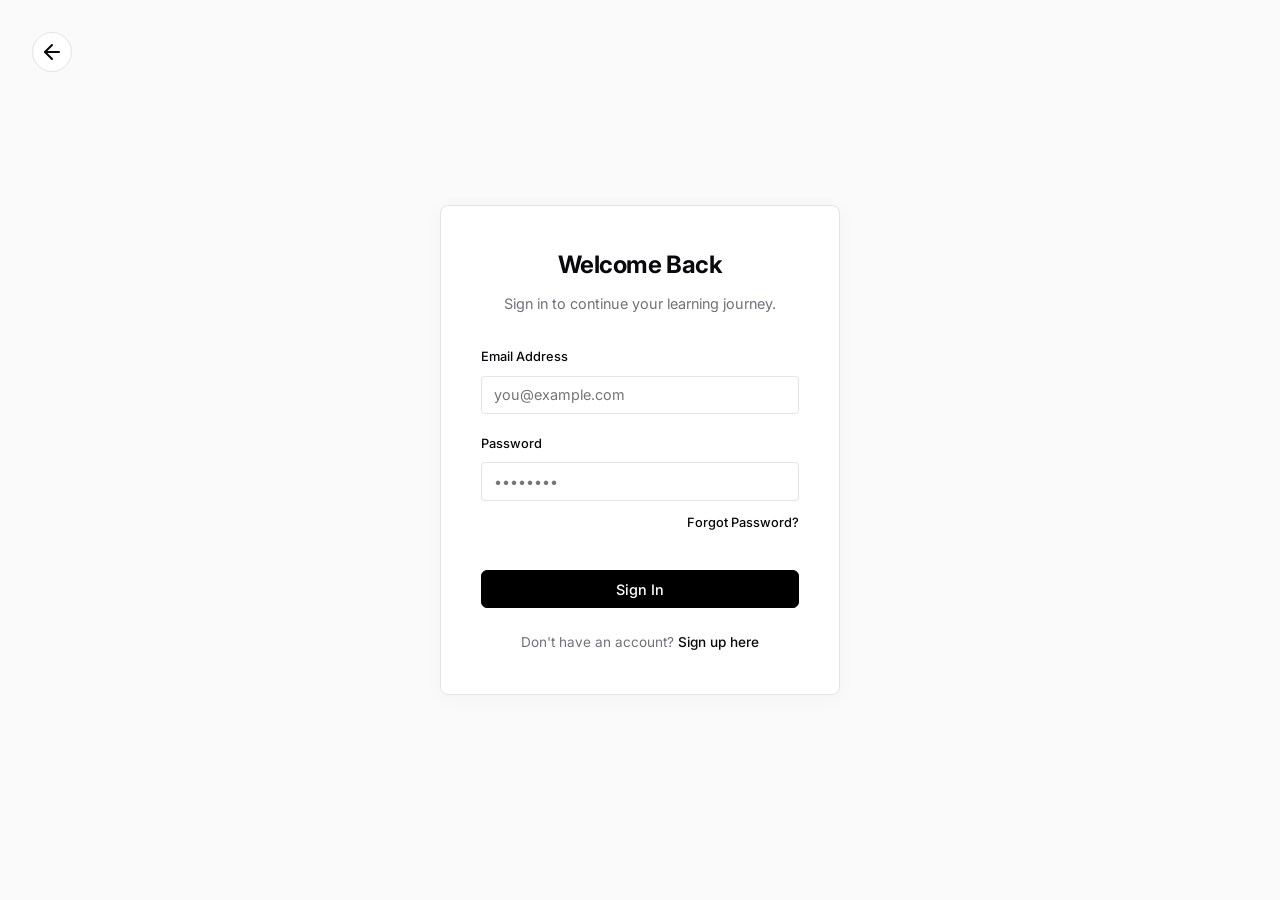
<file: auth.html>
<!DOCTYPE html>
<html lang="en">

<head>
    <meta charset="UTF-8">
    <meta name="viewport" content="width=device-width, initial-scale=1.0">
    <title>Welcome | Java Mastery</title>
    <link rel="preconnect" href="https://fonts.googleapis.com">
    <link rel="preconnect" href="https://fonts.gstatic.com" crossorigin>
    <link href="https://fonts.googleapis.com/css2?family=Inter:wght@400;500;600;700;800&display=swap" rel="stylesheet">
    <link rel="stylesheet" href="styles.css">
</head>

<body class="auth-page">
    <!-- Ambient Background -->
    <div class="bg-glow-1"></div>
    <div class="bg-glow-2"></div>

    <!-- Back to Home Button -->
    <a href="index.html" class="back-home-btn glass" title="Back to Home">
        <svg width="24" height="24" viewBox="0 0 24 24" fill="none" stroke="currentColor" stroke-width="2"
            stroke-linecap="round" stroke-linejoin="round">
            <line x1="19" y1="12" x2="5" y2="12"></line>
            <polyline points="12 19 5 12 12 5"></polyline>
        </svg>
    </a>

    <div class="auth-container glass">
        <!-- Login View -->
        <div id="login-view" class="auth-view active">
            <div class="auth-header">
                <h1 class="auth-title">Welcome Back</h1>
                <p class="auth-subtitle">Sign in to continue your learning journey.</p>
            </div>
            <form id="login-form">
                <div class="auth-form-group">
                    <label class="auth-label" for="login-email">Email Address</label>
                    <input type="email" id="login-email" class="auth-input" placeholder="you@example.com" required>
                </div>
                <div class="auth-form-group">
                    <label class="auth-label" for="login-password">Password</label>
                    <input type="password" id="login-password" class="auth-input" placeholder="••••••••" required>
                    <div style="text-align: right; margin-top: 0.5rem;">
                        <a href="#" class="auth-link" style="font-size: 0.8rem; font-weight: 500;">Forgot Password?</a>
                    </div>
                </div>
                <button type="submit" class="btn btn-primary auth-btn">Sign In</button>
            </form>
            <div class="auth-switch">
                Don't have an account? <span class="auth-link" id="go-to-signup">Sign up here</span>
            </div>
        </div>

        <!-- Signup View -->
        <div id="signup-view" class="auth-view">
            <div class="auth-header">
                <h1 class="auth-title">Create Account</h1>
                <p class="auth-subtitle">Join us and master Java today.</p>
            </div>
            <form id="signup-form">
                <div class="auth-form-group">
                    <label class="auth-label" for="signup-name">Full Name</label>
                    <input type="text" id="signup-name" class="auth-input" placeholder="Jane Doe" required>
                </div>
                <div class="auth-form-group">
                    <label class="auth-label" for="signup-email">Email Address</label>
                    <input type="email" id="signup-email" class="auth-input" placeholder="you@example.com" required>
                </div>
                <div class="auth-form-group">
                    <label class="auth-label" for="signup-password">Password</label>
                    <input type="password" id="signup-password" class="auth-input"
                        placeholder="Create a strong password" required>
                </div>
                <button type="submit" class="btn btn-primary auth-btn">Create Account</button>
            </form>
            <div class="auth-switch">
                Already have an account? <span class="auth-link" id="go-to-login">Sign in</span>
            </div>
        </div>
    </div>

    <script src="app.js"></script>
</body>

</html>
</file>
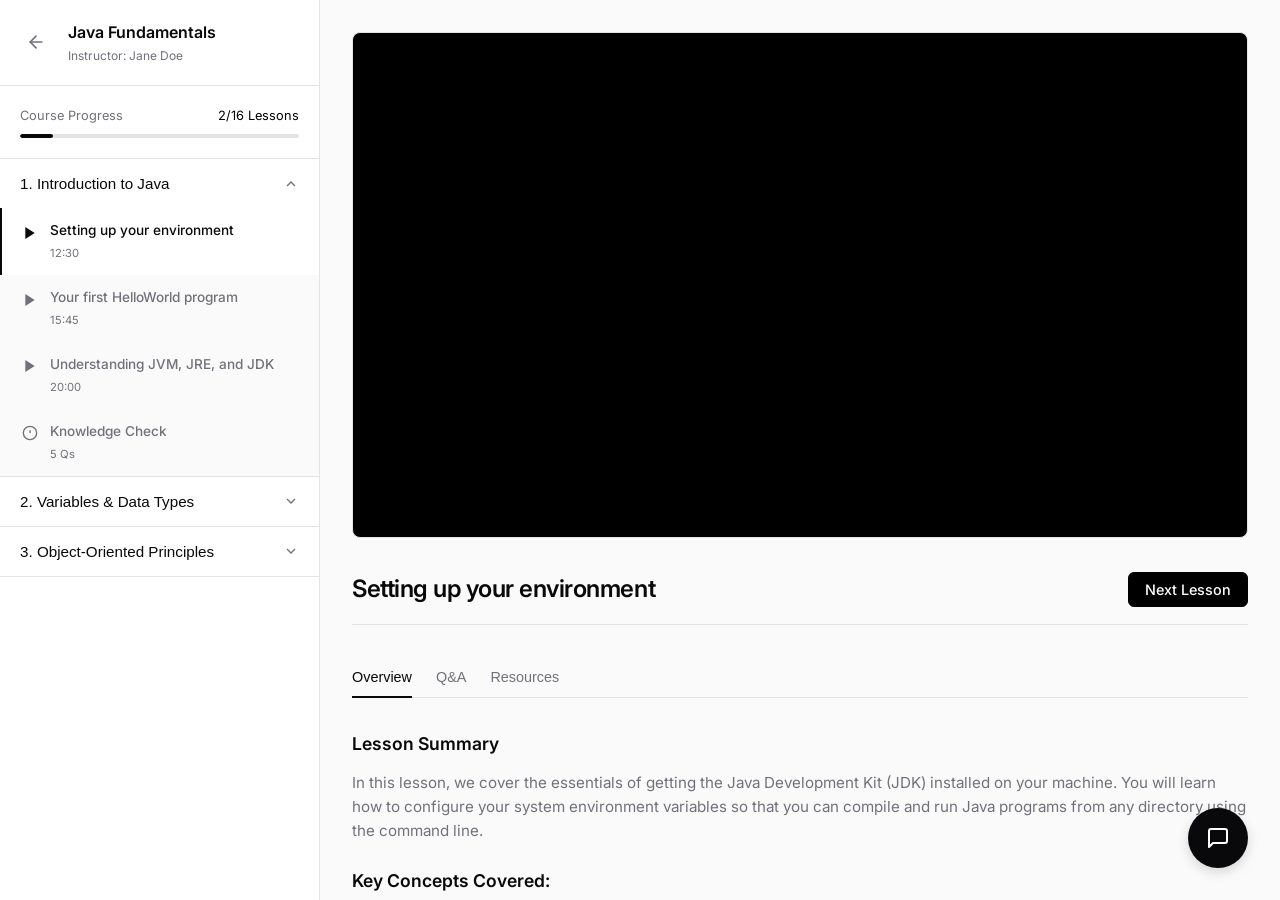
<file: course-player.html>
<!DOCTYPE html>
<html lang="en">

<head>
    <meta charset="UTF-8">
    <meta name="viewport" content="width=device-width, initial-scale=1.0">
    <title>Course Player | Java Mastery</title>
    <link rel="preconnect" href="https://fonts.googleapis.com">
    <link rel="preconnect" href="https://fonts.gstatic.com" crossorigin>
    <link href="https://fonts.googleapis.com/css2?family=Inter:wght@400;500;600;700;800&display=swap" rel="stylesheet">
    <link rel="stylesheet" href="styles.css">
</head>

<body>

    <div class="player-layout">
        <!-- Left Sidebar: Curriculum -->
        <aside class="player-sidebar" id="sidebar">
            <div class="sidebar-header">
                <a href="index.html" class="back-btn" title="Back to Home">
                    <svg width="20" height="20" viewBox="0 0 24 24" fill="none" stroke="currentColor" stroke-width="2"
                        stroke-linecap="round" stroke-linejoin="round">
                        <line x1="19" y1="12" x2="5" y2="12"></line>
                        <polyline points="12 19 5 12 12 5"></polyline>
                    </svg>
                </a>
                <div>
                    <h3 style="font-size: 1rem; font-weight: 600;">Java Fundamentals</h3>
                    <p style="font-size: 0.75rem; color: var(--text-muted);">Instructor: Jane Doe</p>
                </div>
            </div>

            <div class="course-progress">
                <div class="progress-header">
                    <span>Course Progress</span>
                    <span style="color: var(--primary);">2/16 Lessons</span>
                </div>
                <div class="progress-bar">
                    <div class="progress-fill"></div>
                </div>
            </div>

            <div class="curriculum" id="curriculum-container">
                <!-- Rendered dynamically -->
            </div>
        </aside>

        <!-- Main Content Area: Video & Details -->
        <main class="player-main">
            <div class="video-container">
                <div class="video-wrapper">
                    <iframe id="youtube-player" src="https://www.youtube.com/embed/A74TOX803D0?rel=0" frameborder="0"
                        allow="accelerometer; autoplay; clipboard-write; encrypted-media; gyroscope; picture-in-picture"
                        allowfullscreen
                        style="position: absolute; top: 0; left: 0; width: 100%; height: 100%;"></iframe>
                </div>
            </div>

            <div class="content-area">
                <div class="content-header">
                    <h1 class="lesson-main-title">Setting up your environment</h1>
                    <button class="btn btn-primary" style="padding: 0.5rem 1rem;">Next Lesson</button>
                </div>

                <div class="content-tabs">
                    <button class="tab-btn active" data-target="overview">Overview</button>
                    <button class="tab-btn" data-target="qa">Q&A</button>
                    <button class="tab-btn" data-target="resources">Resources</button>
                </div>

                <!-- Tab Contents -->
                <div class="tab-pane active overview-content" id="overview">
                    <h3>Lesson Summary</h3>
                    <p>In this lesson, we cover the essentials of getting the Java Development Kit (JDK) installed on
                        your machine. You will learn how to configure your system environment variables so that you can
                        compile and run Java programs from any directory using the command line.</p>

                    <h3>Key Concepts Covered:</h3>
                    <ul style="padding-left: 1.5rem; color: var(--text-muted); margin-bottom: 1rem;">
                        <li>Downloading OpenJDK from official repositories</li>
                        <li>Setting the <code>JAVA_HOME</code> variable</li>
                        <li>Updating the system <code>PATH</code></li>
                    </ul>

                    <h3>Test Your Installation</h3>
                    <p>Run the following command in your terminal to ensure everything is set up correctly:</p>
                    <div class="code-block">
                        <span class="kw">public class</span> <span class="typ">HelloWorld</span> {<br>
                        &nbsp;&nbsp;&nbsp;&nbsp;<span class="kw">public static void</span> <span
                            class="fn">main</span>(<span class="typ">String</span>[] args) {<br>
                        &nbsp;&nbsp;&nbsp;&nbsp;&nbsp;&nbsp;&nbsp;&nbsp;<span
                            class="typ">System</span>.out.println(<span class="str">"Hello, Java LMS!"</span>);<br>
                        &nbsp;&nbsp;&nbsp;&nbsp;}<br>
                        }
                    </div>
                </div>

                <div class="tab-pane" id="qa" style="color: var(--text-muted);">
                    <h3>Community Q&A</h3>
                    <p>Have questions about this lesson? Browse the questions asked by other students or ask a new one.
                    </p>
                    <div
                        style="margin-top: 2rem; padding: 2rem; border: 1px dashed var(--border-color); border-radius: 8px; text-align: center;">
                        <p>No questions asked yet. Be the first!</p>
                        <button class="btn btn-outline" style="margin-top: 1rem;">Ask a Question</button>
                    </div>
                </div>

                <div class="tab-pane" id="resources" style="color: var(--text-muted);">
                    <h3>Downloadable Resources</h3>
                    <div style="display: flex; gap: 1rem; margin-top: 1.5rem;">
                        <a href="#"
                            style="background: var(--bg-card); border: 1px solid var(--border-color); padding: 1rem; border-radius: 8px; display: flex; align-items: center; gap: 1rem; text-decoration: none; color: inherit;">
                            <svg width="24" height="24" viewBox="0 0 24 24" fill="none" stroke="currentColor"
                                stroke-width="2">
                                <path d="M14 2H6a2 2 0 0 0-2 2v16a2 2 0 0 0 2 2h12a2 2 0 0 0 2-2V8z"></path>
                                <polyline points="14 2 14 8 20 8"></polyline>
                                <line x1="12" y1="18" x2="12" y2="12"></line>
                                <line x1="9" y1="15" x2="15" y2="15"></line>
                            </svg>
                            <div>
                                <strong style="color: var(--text-main); display: block;">JDK Setup Guide (PDF)</strong>
                                <span style="font-size: 0.8rem;">2.4 MB</span>
                            </div>
                        </a>
                    </div>
                </div>

            </div>
        </main>
    </div>

    <!-- AI Chatbot UI -->
    <div class="chatbot-container">
        <button id="chatbot-toggle" class="chatbot-btn">
            <svg width="24" height="24" viewBox="0 0 24 24" fill="none" stroke="currentColor" stroke-width="2"
                stroke-linecap="round" stroke-linejoin="round">
                <path d="M21 15a2 2 0 0 1-2 2H7l-4 4V5a2 2 0 0 1 2-2h14a2 2 0 0 1 2 2z"></path>
            </svg>
        </button>
        <div id="chatbot-window" class="chatbot-window glass">
            <div class="chatbot-header">
                <h4>Java Tutor AI</h4>
                <button id="chatbot-close" class="chatbot-close-btn">&times;</button>
            </div>
            <div id="chatbot-messages" class="chatbot-messages">
                <div class="msg bot-msg">Hello! How can I help you with your Java learning today?</div>
            </div>
            <div class="chatbot-input-container">
                <input type="text" id="chatbot-input" placeholder="Type a message..." />
                <button id="chatbot-send" class="btn btn-primary">Send</button>
            </div>
        </div>
    </div>

    <script src="app.js"></script>
</body>

</html>
</file>
<file: styles.css>
:root {
  --bg-dark: #fafafa;
  --bg-card: #ffffff;
  --bg-card-hover: #f4f4f5;
  --primary: #000000;
  --primary-hover: #3f3f46;
  --secondary: #52525b;
  --secondary-hover: #18181b;
  --text-main: #09090b;
  --text-muted: #71717a;
  --border-color: #e4e4e7;
  --java-gradient: #000000;
  --glass-blur: blur(0px);
}

* {
  margin: 0;
  padding: 0;
  box-sizing: border-box;
}

body {
  font-family: 'Inter', system-ui, -apple-system, sans-serif;
  background-color: var(--bg-dark);
  color: var(--text-main);
  line-height: 1.6;
  min-height: 100vh;
  overflow-x: hidden;
  position: relative;
  -webkit-font-smoothing: antialiased;
}

/* Hide Background Effects for minimalism */
.bg-glow-1,
.bg-glow-2 {
  display: none;
}

/* Utilities */
.glass {
  background: var(--bg-card);
  border: 1px solid var(--border-color);
  border-radius: 8px;
  /* Sharper corners for minimalism */
  transition: all 0.2s ease;
}

/* Buttons */
.btn {
  display: inline-flex;
  align-items: center;
  justify-content: center;
  padding: 0.6rem 1.25rem;
  font-weight: 500;
  border-radius: 6px;
  cursor: pointer;
  transition: all 0.2s ease;
  text-decoration: none;
  border: 1px solid transparent;
  font-family: inherit;
  font-size: 0.9rem;
}

.btn-primary {
  background: var(--primary);
  color: #fff;
  border-color: var(--primary);
}

.btn-primary:hover {
  background: var(--primary-hover);
  border-color: var(--primary-hover);
}

.btn-outline {
  background: transparent;
  border: 1px solid var(--border-color);
  color: var(--text-main);
}

.btn-outline:hover {
  background: var(--bg-card-hover);
  border-color: var(--text-main);
}

/* Navbar */
.navbar {
  position: sticky;
  top: 0;
  left: 0;
  right: 0;
  display: flex;
  justify-content: space-between;
  align-items: center;
  padding: 1.25rem 5%;
  z-index: 100;
  background: rgba(250, 250, 250, 0.9);
  backdrop-filter: blur(8px);
  border-bottom: 1px solid var(--border-color);
}

.nav-brand {
  font-size: 1.25rem;
  font-weight: 700;
  color: var(--text-main);
  display: flex;
  align-items: center;
  gap: 0.5rem;
  text-decoration: none;
  letter-spacing: -0.02em;
}

.nav-links {
  display: flex;
  gap: 2rem;
  list-style: none;
}

.nav-links a {
  color: var(--text-muted);
  text-decoration: none;
  font-weight: 500;
  font-size: 0.95rem;
  transition: color 0.2s;
}

.nav-links a:hover,
.nav-links a.active {
  color: var(--text-main);
}

.nav-actions {
  display: flex;
  gap: 1rem;
  align-items: center;
}

.avatar {
  width: 36px;
  height: 36px;
  border-radius: 50%;
  background: var(--bg-card);
  border: 1px solid var(--border-color);
  cursor: pointer;
}

/* Hero Section */
.hero {
  padding: 8rem 5% 5rem;
  text-align: center;
  max-width: 800px;
  margin: 0 auto;
}

.badge {
  display: inline-block;
  padding: 0.25rem 0.75rem;
  border-radius: 4px;
  background: transparent;
  color: var(--text-muted);
  border: 1px solid var(--border-color);
  font-size: 0.8rem;
  font-weight: 500;
  margin-bottom: 2rem;
  text-transform: uppercase;
  letter-spacing: 0.05em;
}

.hero h1 {
  font-size: 3.5rem;
  line-height: 1.1;
  font-weight: 700;
  letter-spacing: -0.03em;
  margin-bottom: 1.5rem;
  color: var(--text-main);
}

.text-gradient {
  background: none;
  color: var(--primary);
  -webkit-text-fill-color: var(--primary);
}

.hero p {
  color: var(--text-muted);
  font-size: 1.1rem;
  margin-bottom: 2.5rem;
  max-width: 600px;
  margin-inline: auto;
}

.hero-buttons {
  display: flex;
  gap: 1rem;
  justify-content: center;
}

/* Course Grid */
.courses-section {
  padding: 4rem 5%;
  max-width: 1200px;
  margin: 0 auto;
}

.section-header {
  display: flex;
  justify-content: space-between;
  align-items: flex-end;
  margin-bottom: 3rem;
  border-bottom: 1px solid var(--border-color);
  padding-bottom: 1.5rem;
}

.section-title {
  font-size: 1.75rem;
  font-weight: 600;
  letter-spacing: -0.02em;
}

.section-subtitle {
  color: var(--text-muted);
  margin-top: 0.25rem;
  font-size: 0.95rem;
}

.filter-tabs {
  display: flex;
  gap: 0.5rem;
}

.filter-tab {
  background: transparent;
  border: none;
  color: var(--text-muted);
  padding: 0.25rem 0.75rem;
  font-size: 0.9rem;
  font-weight: 500;
  cursor: pointer;
  transition: all 0.2s;
  border-radius: 4px;
}

.filter-tab.active,
.filter-tab:hover {
  color: var(--text-main);
  background: var(--bg-card-hover);
}

.grid {
  display: grid;
  grid-template-columns: repeat(auto-fill, minmax(300px, 1fr));
  gap: 2rem;
}

.course-card {
  display: flex;
  flex-direction: column;
  overflow: hidden;
  text-decoration: none;
  color: inherit;
  cursor: pointer;
  border-radius: 8px;
  border: 1px solid var(--border-color);
  background: var(--bg-card);
}

.course-card:hover {
  border-color: var(--text-muted);
}

.course-image-wrapper {
  position: relative;
  width: 100%;
  height: 180px;
  background: var(--bg-card-hover);
  overflow: hidden;
  border-bottom: 1px solid var(--border-color);
}

.course-image-wrapper img {
  width: 100%;
  height: 100%;
  object-fit: cover;
  filter: grayscale(20%);
  transition: filter 0.3s ease, transform 0.5s ease;
}

.course-card:hover .course-image-wrapper img {
  filter: grayscale(0%);
  transform: scale(1.02);
}

.course-level {
  position: absolute;
  top: 1rem;
  right: 1rem;
  background: var(--bg-card);
  color: var(--text-main);
  padding: 0.2rem 0.6rem;
  border-radius: 4px;
  font-size: 0.7rem;
  font-weight: 500;
  text-transform: uppercase;
  letter-spacing: 0.05em;
  border: 1px solid var(--border-color);
}

.level-beginner,
.level-intermediate,
.level-advanced {
  color: var(--text-main);
}

.course-content {
  padding: 1.25rem;
  flex: 1;
  display: flex;
  flex-direction: column;
}

.course-meta {
  display: flex;
  gap: 1rem;
  color: var(--text-muted);
  font-size: 0.8rem;
  margin-bottom: 0.75rem;
}

.course-meta span {
  display: flex;
  align-items: center;
  gap: 0.25rem;
}

.course-title {
  font-size: 1.1rem;
  font-weight: 600;
  margin-bottom: 0.5rem;
  line-height: 1.4;
  letter-spacing: -0.01em;
}

.course-desc {
  color: var(--text-muted);
  font-size: 0.9rem;
  margin-bottom: 1.5rem;
  flex: 1;
}

.course-footer {
  display: flex;
  justify-content: space-between;
  align-items: center;
  padding-top: 1rem;
  border-top: 1px solid var(--border-color);
}

.instructor {
  display: flex;
  align-items: center;
  gap: 0.5rem;
}

.instructor-avatar {
  width: 24px;
  height: 24px;
  border-radius: 50%;
  background: var(--border-color);
}

.instructor-name {
  font-size: 0.8rem;
  color: var(--text-muted);
  font-weight: 500;
}

.price {
  font-size: 0.9rem;
  font-weight: 600;
  color: var(--text-main);
}

/* COURSE PLAYER LAYOUT */
.player-layout {
  display: flex;
  height: 100vh;
  overflow: hidden;
  background-color: var(--bg-dark);
}

.player-sidebar {
  width: 320px;
  background: var(--bg-card);
  border-right: 1px solid var(--border-color);
  display: flex;
  flex-direction: column;
  z-index: 10;
}

.sidebar-header {
  padding: 1.25rem;
  border-bottom: 1px solid var(--border-color);
  display: flex;
  align-items: center;
  gap: 1rem;
}

.back-btn {
  color: var(--text-muted);
  background: none;
  border: 1px solid transparent;
  cursor: pointer;
  display: flex;
  align-items: center;
  justify-content: center;
  width: 32px;
  height: 32px;
  border-radius: 4px;
  transition: all 0.2s;
}

.back-btn:hover {
  background: var(--bg-card-hover);
  border-color: var(--border-color);
  color: var(--text-main);
}

.course-progress {
  padding: 1.25rem;
  border-bottom: 1px solid var(--border-color);
}

.progress-header {
  display: flex;
  justify-content: space-between;
  margin-bottom: 0.5rem;
  font-size: 0.8rem;
  color: var(--text-muted);
}

.progress-bar {
  height: 4px;
  background: var(--border-color);
  border-radius: 2px;
  overflow: hidden;
}

.progress-fill {
  height: 100%;
  background: var(--text-main);
  width: 12%;
  border-radius: 2px;
}

.curriculum {
  flex: 1;
  overflow-y: auto;
}

.section {
  border-bottom: 1px solid var(--border-color);
}

.section-header-btn {
  width: 100%;
  text-align: left;
  background: none;
  border: none;
  padding: 1rem 1.25rem;
  color: var(--text-main);
  font-weight: 500;
  font-size: 0.95rem;
  cursor: pointer;
  display: flex;
  justify-content: space-between;
  align-items: center;
  transition: background 0.2s;
}

.section-header-btn:hover {
  background: var(--bg-card-hover);
}

.section-header-btn svg {
  transition: transform 0.2s;
  color: var(--text-muted);
}

.section.active .section-header-btn svg {
  transform: rotate(180deg);
}

.section-content {
  display: none;
  background: var(--bg-dark);
}

.section.active .section-content {
  display: block;
}

.lesson-item {
  display: flex;
  align-items: flex-start;
  gap: 0.75rem;
  padding: 0.75rem 1.25rem;
  cursor: pointer;
  transition: background 0.2s;
  color: var(--text-muted);
  text-decoration: none;
  border-left: 2px solid transparent;
}

.lesson-item:hover {
  background: var(--bg-card-hover);
}

.lesson-item.active {
  background: var(--bg-card);
  color: var(--text-main);
  border-left: 2px solid var(--text-main);
}

.lesson-icon {
  margin-top: 0.15rem;
  color: inherit;
}

.lesson-details {
  flex: 1;
}

.lesson-title {
  font-size: 0.85rem;
  margin-bottom: 0.2rem;
  font-weight: 500;
}

.lesson-duration {
  font-size: 0.7rem;
  color: var(--text-muted);
}

.player-main {
  flex: 1;
  display: flex;
  flex-direction: column;
  overflow-y: auto;
  position: relative;
  background: var(--bg-dark);
}

.video-container {
  width: 100%;
  max-width: 1000px;
  margin: 0 auto;
  padding: 2rem;
}

.video-wrapper {
  position: relative;
  width: 100%;
  padding-bottom: 56.25%;
  background: #000;
  border-radius: 8px;
  overflow: hidden;
  border: 1px solid var(--border-color);
}

.content-area {
  max-width: 1000px;
  margin: 0 auto;
  width: 100%;
  padding: 0 2rem 4rem;
}

.content-header {
  display: flex;
  justify-content: space-between;
  align-items: center;
  margin-bottom: 2rem;
  padding-bottom: 1rem;
  border-bottom: 1px solid var(--border-color);
}

.lesson-main-title {
  font-size: 1.5rem;
  font-weight: 600;
  letter-spacing: -0.02em;
}

.content-tabs {
  display: flex;
  gap: 1.5rem;
  border-bottom: 1px solid var(--border-color);
  margin-bottom: 2rem;
}

.tab-btn {
  background: none;
  border: none;
  color: var(--text-muted);
  font-size: 0.9rem;
  font-weight: 500;
  padding: 0.75rem 0;
  cursor: pointer;
  position: relative;
  transition: color 0.2s;
}

.tab-btn:hover {
  color: var(--text-main);
}

.tab-btn.active {
  color: var(--text-main);
}

.tab-btn.active::after {
  content: '';
  position: absolute;
  bottom: -1px;
  left: 0;
  right: 0;
  height: 2px;
  background: var(--text-main);
}

.tab-pane {
  display: none;
}

.tab-pane.active {
  display: block;
  animation: fadeIn 0.2s ease;
}

@keyframes fadeIn {
  from {
    opacity: 0;
    transform: translateY(5px);
  }

  to {
    opacity: 1;
    transform: translateY(0);
  }
}

.overview-content h3 {
  margin-top: 1.5rem;
  margin-bottom: 0.75rem;
  font-size: 1.1rem;
  font-weight: 600;
  color: var(--text-main);
}

.overview-content p,
.overview-content ul {
  color: var(--text-muted);
  font-size: 0.95rem;
  margin-bottom: 1rem;
}

.code-block {
  background: #f4f4f5;
  border-radius: 6px;
  padding: 1.25rem;
  font-family: 'SFMono-Regular', Consolas, 'Liberation Mono', Menlo, monospace;
  font-size: 0.85rem;
  color: #24292e;
  overflow-x: auto;
  border: 1px solid var(--border-color);
  margin: 1.5rem 0;
}

/* Light mode syntax highlighting colors */
.kw {
  color: #d73a49;
}

.str {
  color: #032f62;
}

.typ {
  color: #6f42c1;
}

.cmnt {
  color: #6a737d;
}

.fn {
  color: #005cc5;
}

/* Auth Page overrides */
.auth-page {
  display: flex;
  align-items: center;
  justify-content: center;
  background: var(--bg-dark);
}

.auth-container {
  width: 100%;
  max-width: 400px;
  padding: 2.5rem;
  border-radius: 8px;
  background: var(--bg-card);
  border: 1px solid var(--border-color);
  box-shadow: 0 4px 20px rgba(0, 0, 0, 0.03);
}

.auth-header {
  text-align: center;
  margin-bottom: 2rem;
}

.auth-title {
  font-size: 1.5rem;
  font-weight: 700;
  margin-bottom: 0.5rem;
  letter-spacing: -0.02em;
}

.auth-subtitle {
  color: var(--text-muted);
  font-size: 0.9rem;
}

.auth-form-group {
  margin-bottom: 1.25rem;
}

.auth-label {
  display: block;
  font-size: 0.8rem;
  font-weight: 500;
  margin-bottom: 0.5rem;
  color: var(--text-main);
}

.auth-input {
  width: 100%;
  padding: 0.6rem 0.75rem;
  background: transparent;
  border: 1px solid var(--border-color);
  border-radius: 4px;
  color: var(--text-main);
  font-size: 0.9rem;
  font-family: inherit;
  transition: border-color 0.2s;
}

.auth-input:focus {
  outline: none;
  border-color: var(--text-main);
}

.auth-btn {
  width: 100%;
  margin-top: 1rem;
}

.auth-switch {
  text-align: center;
  margin-top: 1.5rem;
  font-size: 0.85rem;
  color: var(--text-muted);
}

.auth-link {
  color: var(--text-main);
  text-decoration: none;
  font-weight: 500;
  cursor: pointer;
}

.auth-link:hover {
  text-decoration: underline;
}

.auth-view {
  display: none;
}

.auth-view.active {
  display: block;
  animation: fadeIn 0.3s ease;
}

.back-home-btn {
  position: absolute;
  top: 2rem;
  left: 2rem;
  width: 40px;
  height: 40px;
  display: flex;
  align-items: center;
  justify-content: center;
  text-decoration: none;
  color: var(--text-main);
  border-radius: 50%;
  border: 1px solid var(--border-color);
  background: var(--bg-card);
  transition: all 0.2s;
}

.back-home-btn:hover {
  background: var(--bg-card-hover);
}

@media (max-width: 1024px) {
  .hero h1 {
    font-size: 2.5rem;
  }

  .player-sidebar {
    position: absolute;
    left: -320px;
    height: 100%;
    box-shadow: 4px 0 15px rgba(0, 0, 0, 0.05);
  }
}

/* AI Chatbot */
.chatbot-container {
  position: fixed;
  bottom: 2rem;
  right: 2rem;
  z-index: 999;
}

.chatbot-btn {
  width: 60px;
  height: 60px;
  border-radius: 50%;
  background: var(--text-main);
  color: var(--bg-card);
  border: none;
  cursor: pointer;
  box-shadow: 0 4px 12px rgba(0, 0, 0, 0.15);
  display: flex;
  align-items: center;
  justify-content: center;
  transition: transform 0.2s ease, background 0.2s ease;
}

.chatbot-btn:hover {
  transform: translateY(-4px);
  background: var(--primary-hover);
}

.chatbot-window {
  position: absolute;
  bottom: 80px;
  right: 0;
  width: 350px;
  max-height: 500px;
  display: flex;
  flex-direction: column;
  box-shadow: 0 10px 30px rgba(0, 0, 0, 0.1);
  opacity: 0;
  pointer-events: none;
  transform: translateY(20px);
  transition: all 0.3s ease;
  background: var(--bg-card);
  border: 1px solid var(--border-color);
  border-radius: 12px;
  overflow: hidden;
}

.chatbot-window.open {
  opacity: 1;
  pointer-events: auto;
  transform: translateY(0);
}

.chatbot-header {
  padding: 1rem 1.25rem;
  background: var(--bg-card-hover);
  border-bottom: 1px solid var(--border-color);
  display: flex;
  justify-content: space-between;
  align-items: center;
  font-weight: 600;
  font-size: 1.05rem;
}

.chatbot-close-btn {
  background: none;
  border: none;
  font-size: 1.5rem;
  color: var(--text-muted);
  cursor: pointer;
  line-height: 1;
}

.chatbot-close-btn:hover {
  color: var(--text-main);
}

.chatbot-messages {
  flex: 1;
  padding: 1.25rem;
  overflow-y: auto;
  display: flex;
  flex-direction: column;
  gap: 1rem;
  background: var(--bg-dark);
  min-height: 300px;
  max-height: 350px;
}

.msg {
  max-width: 85%;
  padding: 0.75rem 1rem;
  border-radius: 8px;
  font-size: 0.9rem;
  line-height: 1.4;
}

.bot-msg {
  background: var(--bg-card);
  border: 1px solid var(--border-color);
  align-self: flex-start;
  border-bottom-left-radius: 2px;
}

.user-msg {
  background: var(--text-main);
  color: var(--bg-card);
  align-self: flex-end;
  border-bottom-right-radius: 2px;
}

.chatbot-input-container {
  display: flex;
  padding: 1rem;
  background: var(--bg-card);
  border-top: 1px solid var(--border-color);
  gap: 0.5rem;
}

.chatbot-input-container input {
  flex: 1;
  padding: 0.6rem 0.75rem;
  border: 1px solid var(--border-color);
  border-radius: 6px;
  background: var(--bg-dark);
  color: var(--text-main);
  font-size: 0.9rem;
  outline: none;
  transition: border-color 0.2s;
}

.chatbot-input-container input:focus {
  border-color: var(--text-main);
}

.chatbot-input-container .btn {
  padding: 0.6rem 1rem;
  border-radius: 6px;
}
</file>
